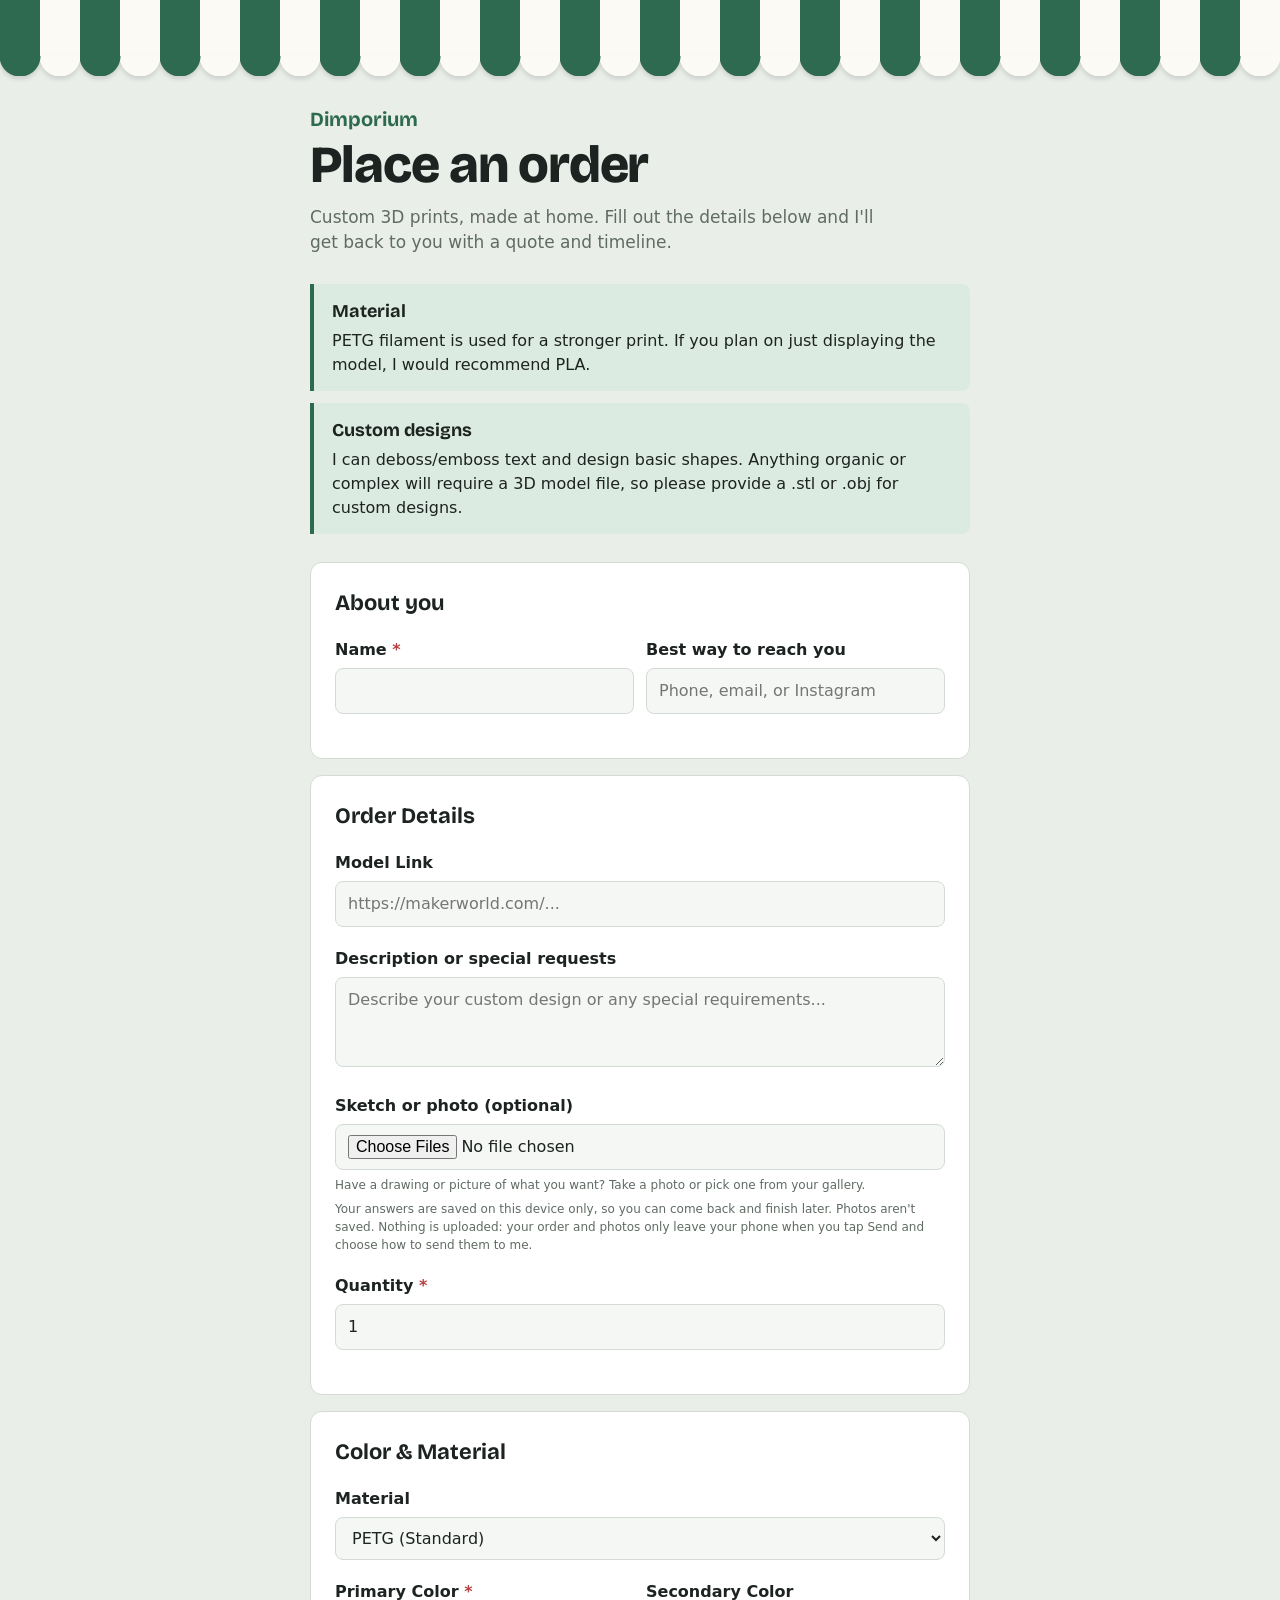
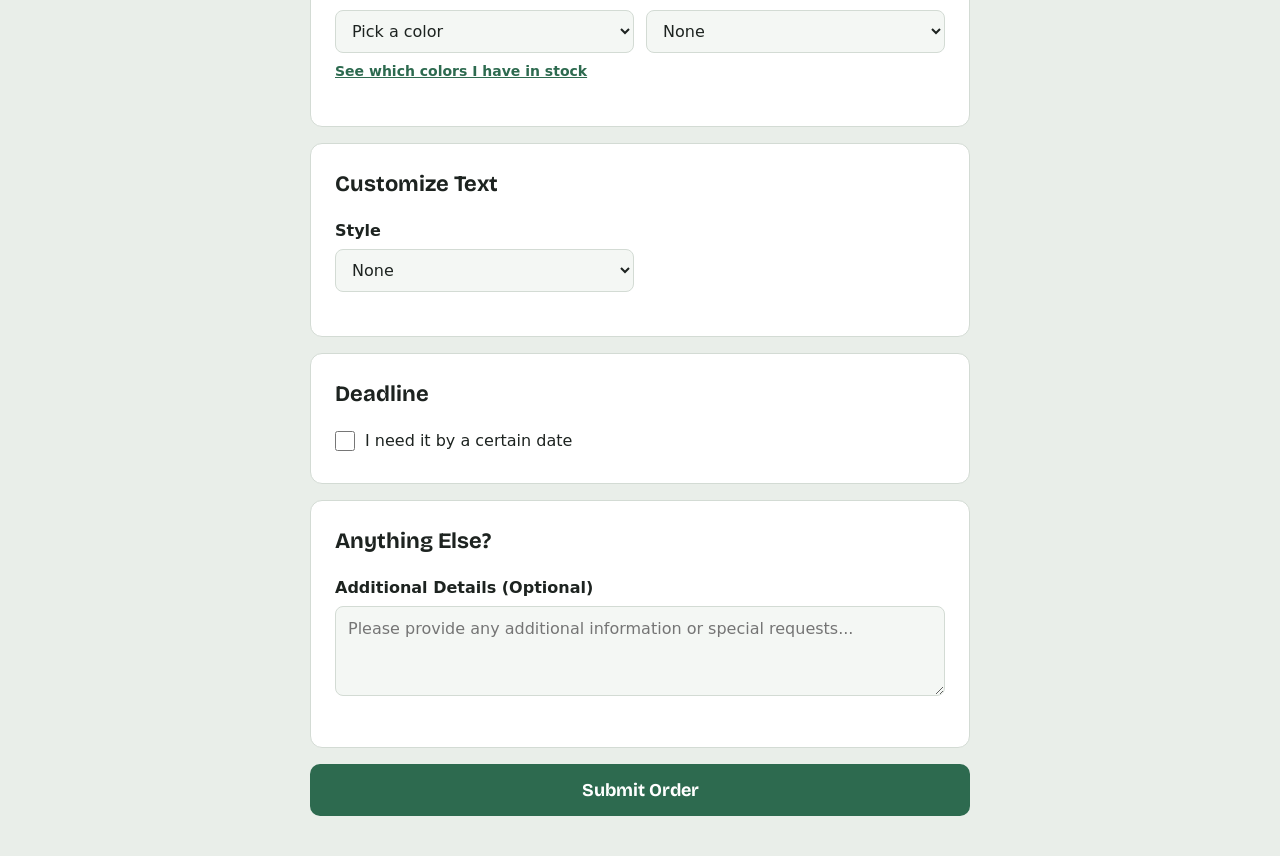
<file: index.html>
<!DOCTYPE html>
<html lang="en">

<head>
    <meta charset="UTF-8">
    <meta name="viewport" content="width=device-width, initial-scale=1.0">
    <title>Place an order | Dimporium</title>
    <meta name="description" content="Custom 3D prints, made at home. Place your order online.">
    <meta name="theme-color" content="#2d6a4f">
    <link rel="icon" href="favicon.svg" type="image/svg+xml">
    <link rel="apple-touch-icon" href="apple-touch-icon.png">

    <meta property="og:type" content="website">
    <meta property="og:title" content="Dimporium: custom 3D prints">
    <meta property="og:description" content="Made at home. Place your order online.">
    <meta property="og:image" content="https://louisdimaano.github.io/order-form/preview.png">
    <meta property="og:url" content="https://louisdimaano.github.io/order-form/">
    <meta name="twitter:card" content="summary_large_image">

    <link rel="preconnect" href="https://fonts.googleapis.com">
    <link rel="preconnect" href="https://fonts.gstatic.com" crossorigin>
    <link
        href="https://fonts.googleapis.com/css2?family=Bricolage+Grotesque:opsz,wght@12..96,700;12..96,800&display=swap"
        rel="stylesheet">
    <link rel="stylesheet" href="style.css">
</head>


<body>
    <div class="awning" aria-hidden="true"></div>
    <div class="container">
        <header>
            <p class="brand-name">Dimporium</p>
            <h1>Place an order</h1>
            <p class="subtitle">Custom 3D prints, made at home. Fill out the details below and I'll get back to you with
                a quote and timeline.</p>
        </header>




        <div class="notice">
            <h2>Material</h2>
            <p>PETG filament is used for a stronger print. If you plan on just displaying the model, I would
                recommend
                PLA.</p>
        </div>

        <div class="notice">
            <h2>Custom designs</h2>
            <p>I can deboss/emboss text and design basic shapes. Anything organic or complex will require a 3D model
                file, so please provide a .stl or .obj for custom designs.</p>
        </div>

        <form id="orderForm">
            <div class="card">
                <h2>About you</h2>
                <div class="row">
                    <div class="field">
                        <label for="customerName">Name <span class="req">*</span></label>
                        <input type="text" id="customerName" name="customerName" autocomplete="name" required>
                    </div>
                    <div class="field">
                        <label for="contact">Best way to reach you</label>
                        <input type="text" id="contact" name="contact" placeholder="Phone, email, or Instagram">
                    </div>
                </div>
            </div>

            <div class="card">
                <h2>Order Details</h2>

                <div class="field">
                    <label for="modelLink">Model Link</label>
                    <input type="url" id="modelLink" name="modelLink" placeholder="https://makerworld.com/...">
                </div>

                <div class="field">
                    <label for="description">Description or special requests</label>
                    <textarea id="description" name="description"
                        placeholder="Describe your custom design or any special requirements..."></textarea>
                </div>

                <div class="field">
                    <label for="sketch">Sketch or photo (optional)</label>
                    <input type="file" id="sketch" name="sketch" accept="image/*" multiple>
                    <div id="sketchPreview" class="thumbs"></div>
                    <p class="field-note">Have a drawing or picture of what you want? Take a photo or pick one from your
                        gallery.</p>
                    <p class="field-note">Your answers are saved on this device only, so you can come back and finish
                        later. Photos aren't saved. Nothing is uploaded: your order and photos only leave your phone
                        when you tap Send and choose how to send them to me.</p>
                </div>

                <div class="field">
                    <label for="quantity">Quantity <span class="req">*</span></label>
                    <input type="number" id="quantity" name="quantity" min="1" step="1" value="1" required>

                </div>
            </div>
            <div class="card">
                <h2>Color &amp; Material</h2>
                <div class="field">
                    <label for="material">Material</label>
                    <select id="material" name="material">
                        <option value="PETG">PETG (Standard)</option>
                        <option value="PLA">PLA (Display Pieces)</option>
                        <option value="Other">Other (Specify in Description)</option>
                    </select>
                </div>

                <div class="row">
                    <div class="field">
                        <label for="primaryColor">Primary Color <span class="req">*</span></label>
                        <select id="primaryColor" name="primaryColor" required></select>
                    </div>
                    <div class="field">
                        <label for="secondaryColor">Secondary Color</label>
                        <select id="secondaryColor" name="secondaryColor"></select>
                    </div>
                </div>
                <p class="field-note"><a href="colors.html" target="_blank">See which colors I have in stock</a></p>
            </div>
            <div class="card">
                <h2>Customize Text</h2>

                <div class="row">
                    <div class="field">
                        <label for="textStyle">Style</label>
                        <select id="textStyle" name="textStyle">
                            <option value="none">None</option>
                            <option value="emboss">Emboss</option>
                            <option value="deboss">Deboss</option>
                        </select>
                    </div>

                    <div class="field">
                        <label for="Placement">Placement</label>
                        <input type="text" id="Placement" name="Placement" placeholder="e.g. Top Face of the Base">
                    </div>
                </div>

                <div class="field">
                    <label for="embossText">Emboss/Deboss Text</label>
                    <textarea id="embossText" name="embossText" placeholder="Enter text"></textarea>
                </div>
            </div>

            <div class="card">
                <h2>Deadline</h2>
                <label class="checkbox"><input type="checkbox" id="hasDeadline"> I need it by a certain date</label>
                <div class="field" hidden>
                    <label for="deadline">Needed by</label>
                    <input type="date" id="deadline" name="deadline">
                </div>
            </div>

            <div class="card">
                <h2>Anything Else?</h2>
                <div class="field">
                    <label for="otherNotes">Additional Details (Optional)</label>
                    <textarea id="otherNotes" name="otherNotes"
                        placeholder="Please provide any additional information or special requests..."></textarea>
                </div>
            </div>


            <button type="submit">Submit Order</button>
        </form>
        <div id="successScreen" class="success" hidden>
            <h2>Your order summary is ready</h2>
            <p>Tap <strong>Send Order</strong>, choose your email app, and send it to <strong>
                    dimporium3d@gmail.com</strong></p>
            <div class="ticket-wrap">
                <div class="ticket">
                    <p class="ticket-brand">Dimporium</p>
                    <p class="ticket-date" id="ticketDate"></p>
                    <pre id="summaryText"></pre>
                </div>
            </div>
            <button type="button" id="sendBtn">Send Order</button>
            <button type="button" id="copyBtn" class="btn-secondary">Copy Summary</button>
            <button type="button" id="resetBtn" class="btn-secondary">Start a new order</button>
        </div>
    </div>
    <script src="script.js"></script>
</body>

</html>
</file>
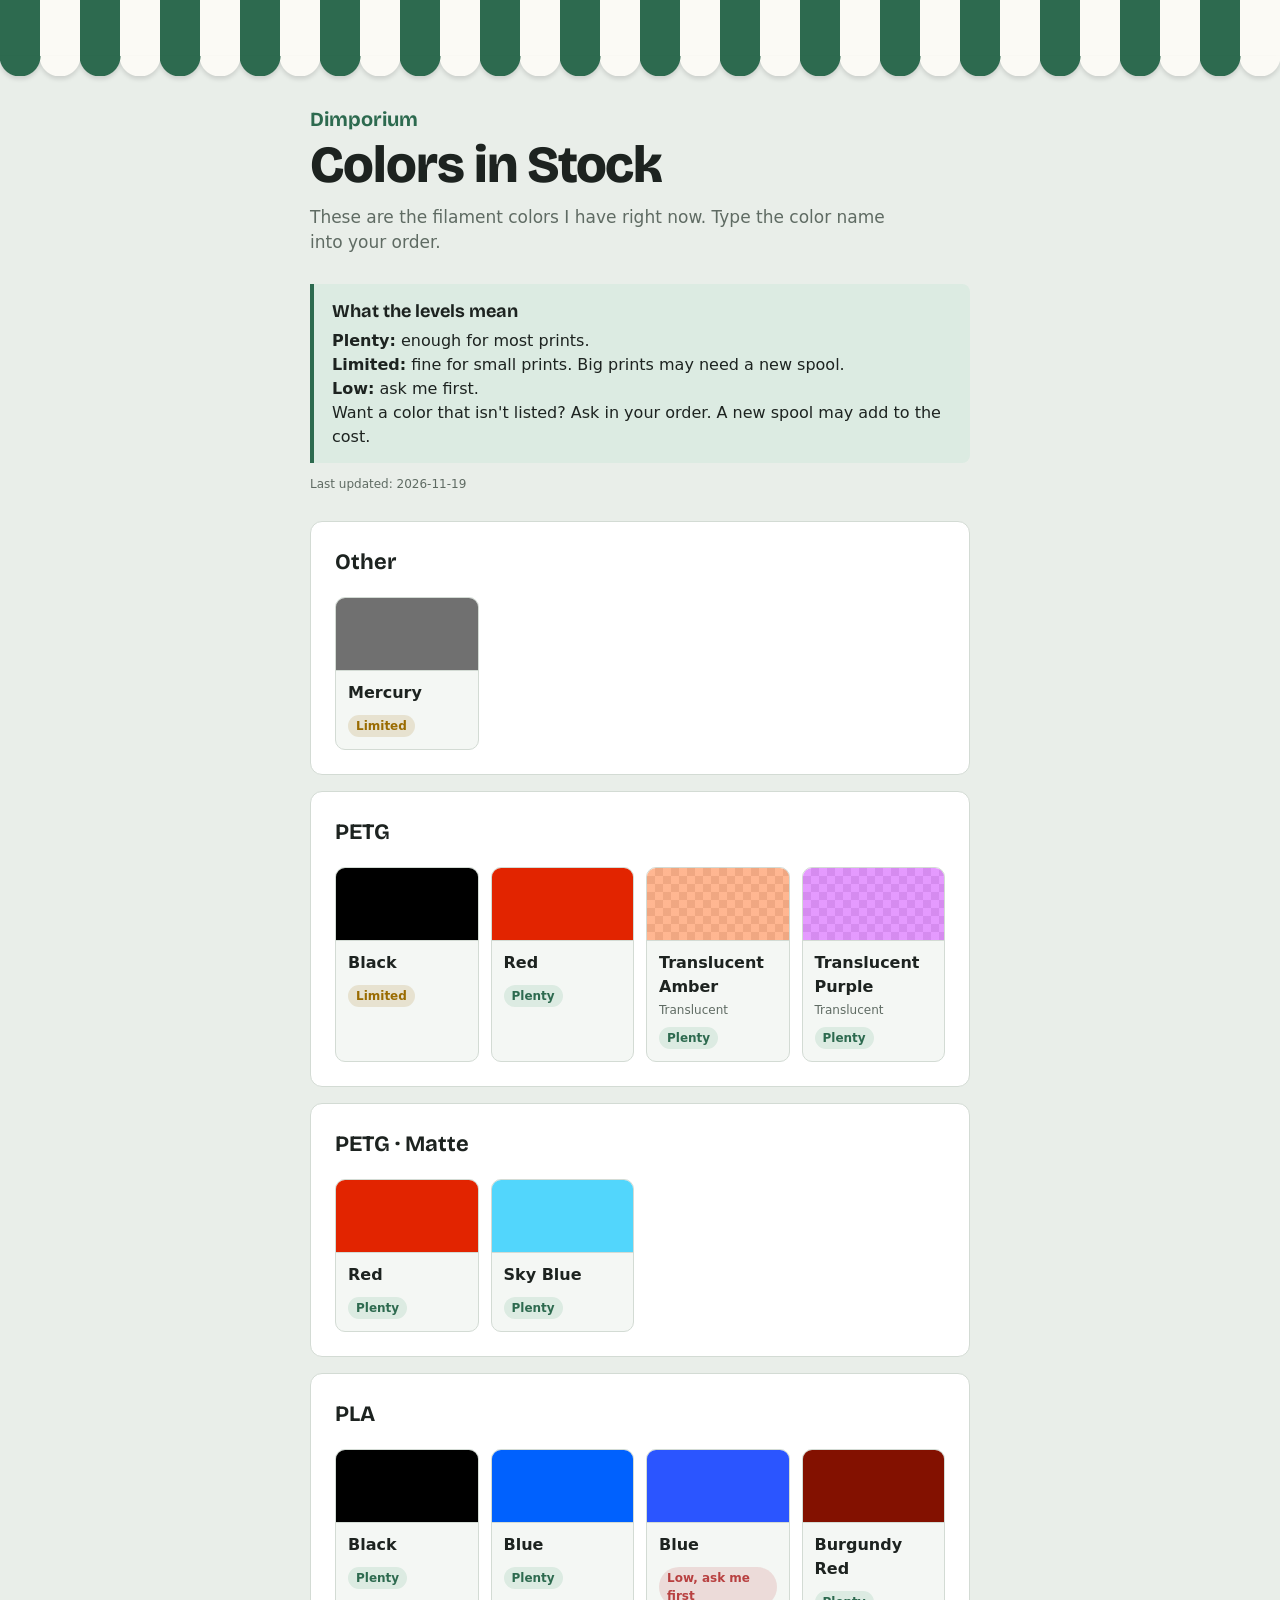
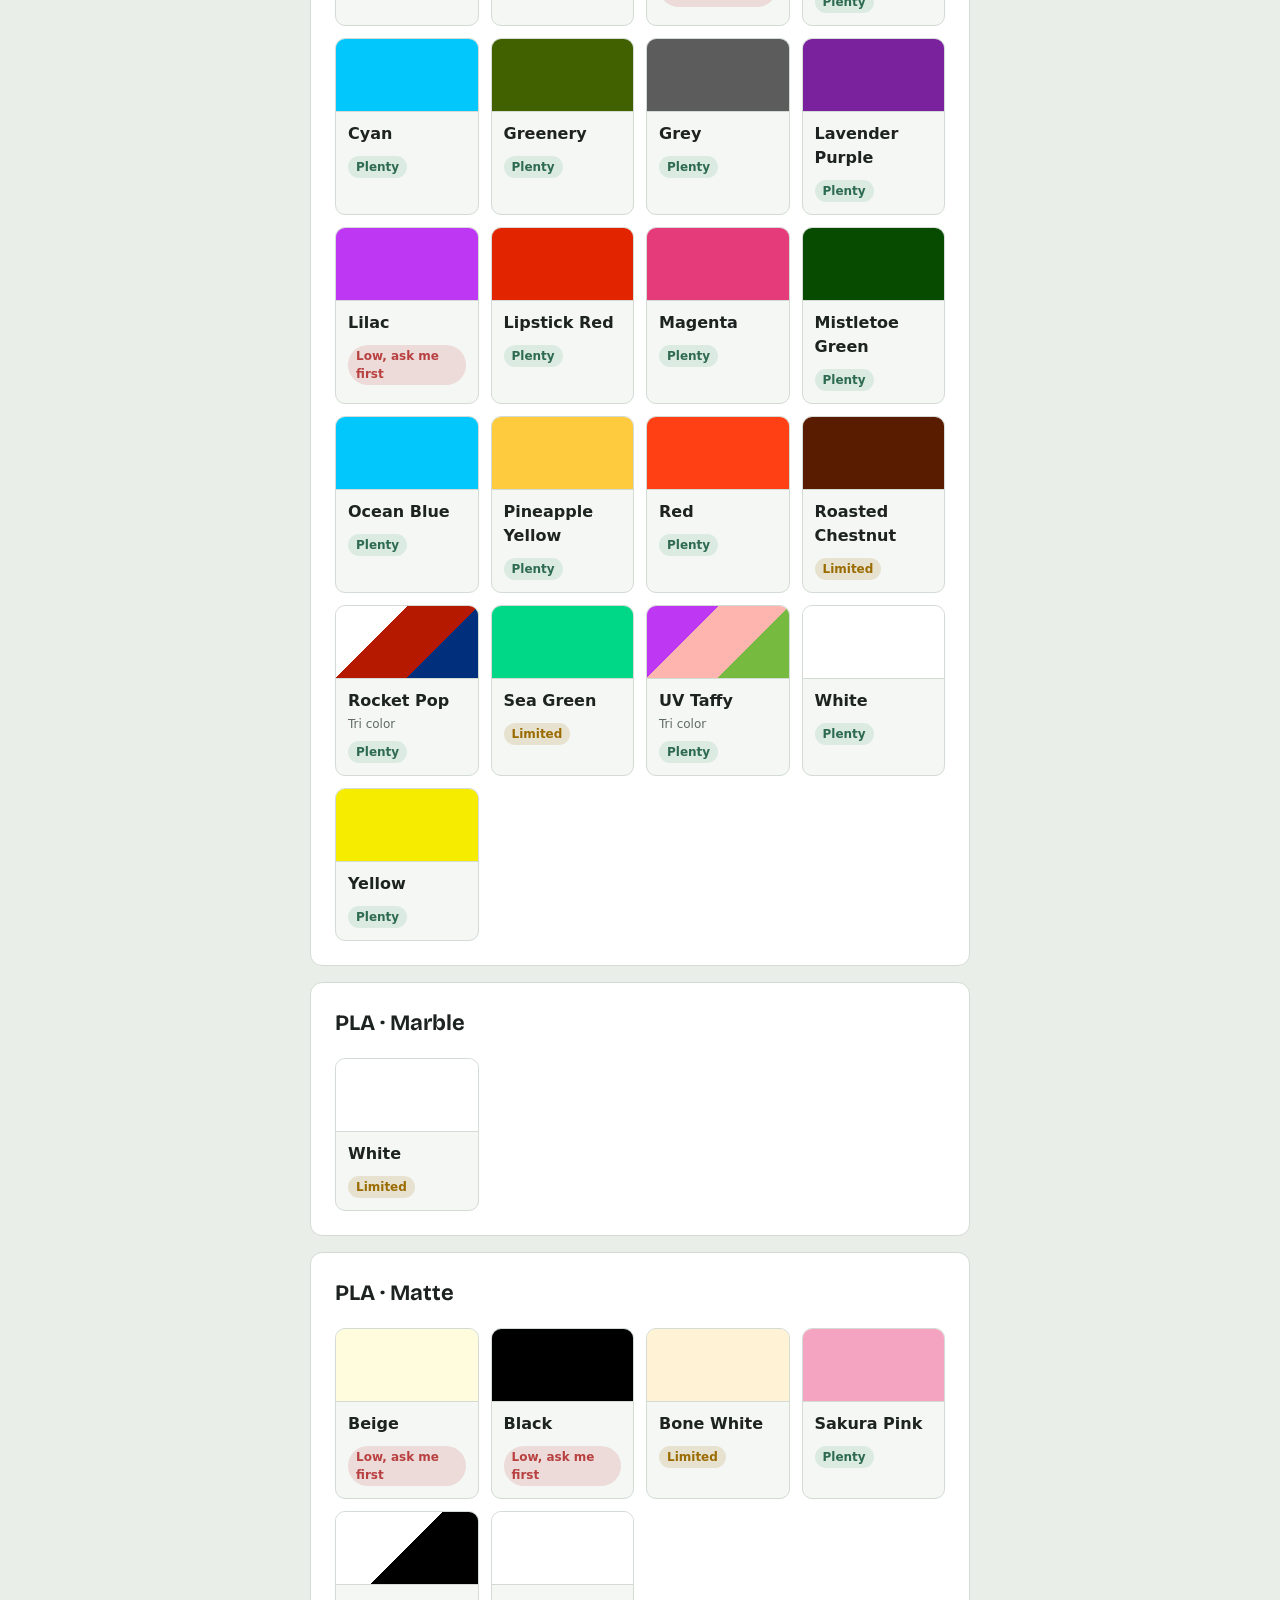
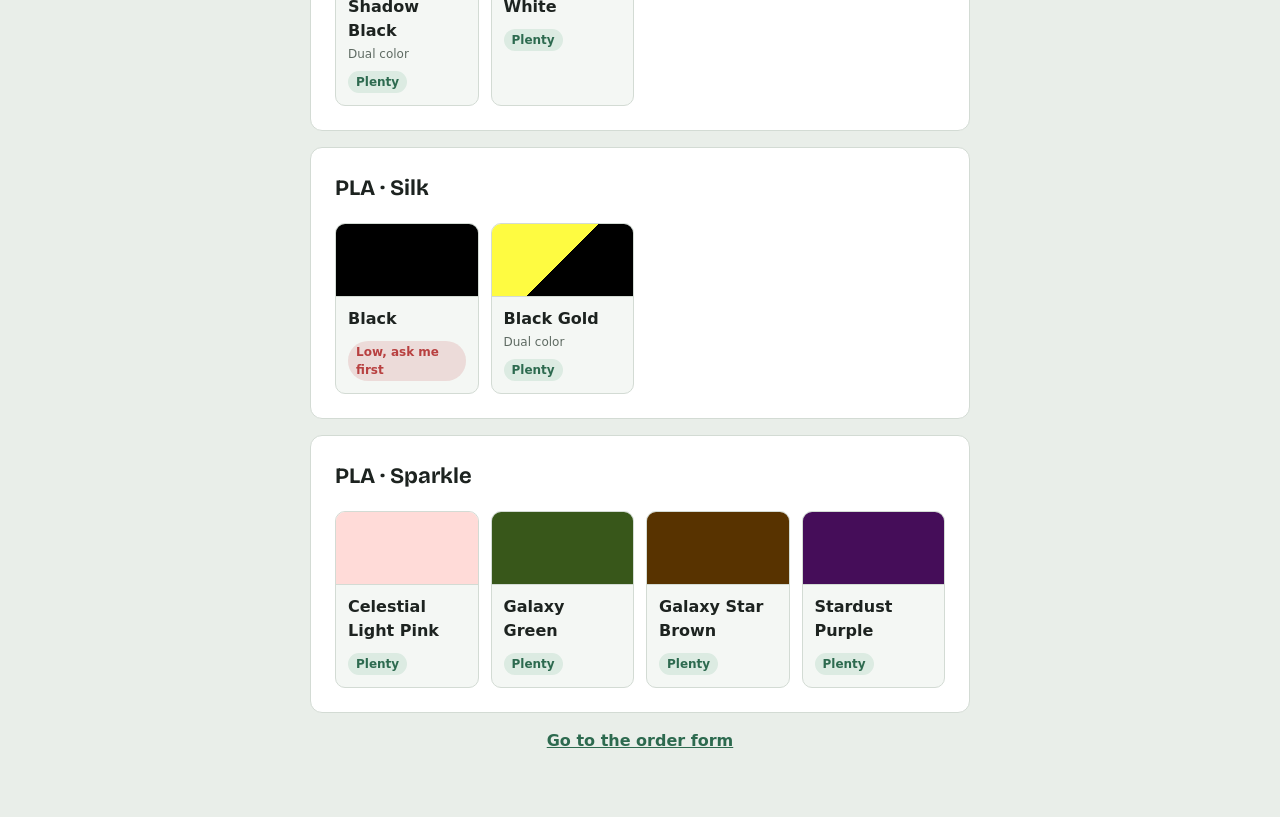
<file: colors.html>
<!DOCTYPE html>
<html lang="en">

<head>
    <meta charset="UTF-8">
    <meta name="viewport" content="width=device-width, initial-scale=1.0">
    <title>Colors in stock | Dimporium</title>
    <meta name="theme-color" content="#2d6a4f">
    <link rel="icon" href="favicon.svg" type="image/svg+xml">
    <link rel="apple-touch-icon" href="apple-touch-icon.png">
    <link rel="preconnect" href="https://fonts.googleapis.com">
    <link rel="preconnect" href="https://fonts.gstatic.com" crossorigin>
    <link
        href="https://fonts.googleapis.com/css2?family=Bricolage+Grotesque:opsz,wght@12..96,700;12..96,800&display=swap"
        rel="stylesheet">
    <link rel="stylesheet" href="style.css">
</head>

<body>
    <div class="awning" aria-hidden="true"></div>
    <div class="container">
        <header>
            <p class="brand-name">Dimporium</p>
            <h1>Colors in Stock</h1>
            <p class="subtitle">These are the filament colors I have right now. Type the color name into your order.
            </p>
        </header>

        <div class="notice">
            <h2>What the levels mean</h2>
            <p><strong>Plenty:</strong> enough for most prints.<br>
                <strong>Limited:</strong> fine for small prints. Big prints may need a new spool.<br>
                <strong>Low:</strong> ask me first.
            </p>
            <p>Want a color that isn't listed? Ask in your order. A new spool may add to the cost.</p>
        </div>

        <p id="updated" class="field-note"></p>
        <div id="colorList"></div>

        <a class="back-link" href="index.html">Go to the order form</a>
    </div>
    <script src="colors.js"></script>
</body>

</html>
</file>
<file: style.css>
:root {
    --bg: #e9eee9;
    --surface: #ffffff;
    --field: #f4f7f4;
    --border: #d3dbd4;
    --text: #1d2320;
    --muted: #5f6b63;
    --accent: #2d6a4f;
    --accent-light: #dcebe2;
    --awning: #2d6a4f;
    --awning-light: #fbfaf5;
    --danger: #b84040;
    --warning: #9a6b00;
    --heading-font: "Bricolage Grotesque", system-ui, sans-serif;
    color-scheme: light dark;
}

@media (prefers-color-scheme: dark) {
    :root {
        --bg: #171b19;
        --surface: #202623;
        --field: #1a1f1c;
        --border: #313a35;
        --text: #e6ebe7;
        --muted: #93a098;
        --accent: #5fae86;
        --accent-light: #1f3328;
        --awning: #2d6a4f;
        --awning-light: #d9ddd6;
        --danger: #e06060;
        --warning: #e0b040;
    }
}

body {
    font-family: system-ui, sans-serif;
    line-height: 1.5;
    background: var(--bg);
    color: var(--text);
    margin: 0;
}

/* The shop awning from the Dimporium logo */
.awning {
    position: relative;
    height: 56px;
    background: repeating-linear-gradient(90deg,
            var(--awning) 0 40px,
            var(--awning-light) 40px 80px);
    transform-origin: top;
    animation: unroll 0.7s ease-out;
}

.awning::after {
    content: "";
    position: absolute;
    top: 100%;
    left: 0;
    right: 0;
    height: 20px;
    background:
        radial-gradient(circle at 20px 0, var(--awning) 20px, transparent 21px) 0 0 / 80px 20px repeat-x,
        radial-gradient(circle at 60px 0, var(--awning-light) 20px, transparent 21px) 0 0 / 80px 20px repeat-x;
    filter: drop-shadow(0 3px 2px rgb(0 0 0 / 0.12));
}

@keyframes unroll {
    from {
        transform: scaleY(0);
    }

    to {
        transform: scaleY(1);
    }
}

@media (prefers-reduced-motion: reduce) {
    .awning {
        animation: none;
    }
}

.container {
    max-width: 660px;
    margin: 0 auto;
    padding: 48px 16px 40px;
}

header {
    margin-bottom: 28px;
}

.brand-name {
    font-family: var(--heading-font);
    font-weight: 700;
    font-size: 20px;
    color: var(--accent);
    margin: 0;
}

h1 {
    font-family: var(--heading-font);
    font-weight: 800;
    font-size: clamp(36px, 9vw, 52px);
    line-height: 1.05;
    letter-spacing: -0.02em;
    margin: 4px 0 12px;
}

.subtitle {
    font-size: 17px;
    color: var(--muted);
    margin: 0;
    max-width: 34em;
}

.card {
    background: var(--surface);
    border: 1px solid var(--border);
    border-radius: 12px;
    padding: 24px;
    margin-bottom: 16px;
}

.card h2 {
    font-family: var(--heading-font);
    font-weight: 700;
    font-size: 22px;
    margin: 0 0 18px;
}

.notice {
    background: var(--accent-light);
    border-left: 4px solid var(--accent);
    border-radius: 0 8px 8px 0;
    padding: 14px 18px;
    margin-bottom: 12px;
}

.notice h2 {
    font-family: var(--heading-font);
    font-size: 18px;
    margin: 0 0 4px;
}

.notice p {
    margin: 0;
}

form,
#colorList {
    margin-top: 28px;
}

.field {
    margin-bottom: 20px;
}

label {
    display: block;
    font-weight: 600;
    margin-bottom: 6px;
}

input,
select,
textarea {
    width: 100%;
    font: inherit;
    padding: 10px 12px;
    border: 1px solid var(--border);
    border-radius: 8px;
    background: var(--field);
    color: var(--text);
    box-sizing: border-box;
}

textarea {
    min-height: 90px;
    resize: vertical;
}

input:focus,
select:focus,
textarea:focus {
    outline: none;
    border-color: var(--accent);
    box-shadow: 0 0 0 3px color-mix(in srgb, var(--accent) 25%, transparent);
}

button {
    width: 100%;
    background: var(--accent);
    color: #ffffff;
    border: none;
    border-radius: 10px;
    padding: 15px;
    font-family: var(--heading-font);
    font-size: 18px;
    font-weight: 700;
    cursor: pointer;
}

button:hover {
    opacity: 0.9;
}

button:focus-visible,
a:focus-visible {
    outline: 3px solid var(--accent);
    outline-offset: 3px;
}

.btn-secondary {
    background: none;
    color: var(--text);
    border: 1px solid var(--border);
    font-family: inherit;
    font-size: 16px;
    font-weight: 600;
    margin-top: 12px;
}

.row {
    display: grid;
    grid-template-columns: 1fr 1fr;
    gap: 12px;
}

@media (max-width: 480px) {
    .row {
        grid-template-columns: 1fr;
    }
}

.req {
    color: var(--danger);
}

.field-note {
    font-size: 12px;
    color: var(--muted);
    margin: 6px 0 0;
}

.field-note a {
    color: var(--accent);
}

.row+.field-note {
    margin: -12px 0 20px;
    font-size: 14px;
    font-weight: 600;
}

.success {
    text-align: center;
    background: var(--surface);
    border: 1px solid var(--border);
    border-radius: 12px;
    padding: 24px;
    margin-top: 28px;
}

.success h2 {
    font-family: var(--heading-font);
    margin-top: 0;
}

.success pre {
    text-align: left;
    background: var(--field);
    border: 1px solid var(--border);
    border-radius: 8px;
    padding: 16px;
    font-size: 13px;
    white-space: pre-wrap;
}

/* Colors in stock page */
.color-grid {
    display: grid;
    grid-template-columns: repeat(auto-fill, minmax(140px, 1fr));
    gap: 12px;
}

.color-item {
    border: 1px solid var(--border);
    border-radius: 10px;
    overflow: hidden;
    background: var(--field);
}

.color-chip {
    height: 72px;
    border-bottom: 1px solid var(--border);
}

.color-name {
    font-weight: 600;
    margin: 10px 12px 2px;
}

.color-details {
    font-size: 12px;
    color: var(--muted);
    margin: 0 12px;
}

.level {
    display: inline-block;
    margin: 8px 12px 12px;
    padding: 2px 8px;
    border-radius: 999px;
    font-size: 12px;
    font-weight: 600;
}

.level-plenty {
    background: var(--accent-light);
    color: var(--accent);
}

.level-limited {
    background: color-mix(in srgb, var(--warning) 15%, transparent);
    color: var(--warning);
}

.level-low {
    background: color-mix(in srgb, var(--danger) 15%, transparent);
    color: var(--danger);
}

#updated {
    margin-bottom: 8px;
}

.back-link {
    display: block;
    text-align: center;
    color: var(--accent);
    font-weight: 600;
    margin: 8px 0 24px;
}

.checkbox {
    display: flex;
    align-items: center;
    gap: 10px;
    font-weight: 500;
    cursor: pointer;
}

.checkbox input {
    width: 20px;
    height: 20px;
    margin: 0;
    accent-color: var(--accent);
}

.checkbox+.field {
    margin: 16px 0 0;
}

.thumbs {
    display: flex;
    flex-wrap: wrap;
    gap: 8px;
    margin-top: 10px;
}

.thumbs:empty {
    display: none;
}

.thumbs img {
    width: 72px;
    height: 72px;
    object-fit: cover;
    border-radius: 8px;
    border: 1px solid var(--border);
}

.ticket-wrap {
    max-width: 360px;
    margin: 20px auto;
    filter: drop-shadow(0 2px 4px rgb(0 0 0 / 0.18));
}

.ticket {
    padding: 22px 22px 30px;
    background: #fffdf7;
    color: #1d2320;
    text-align: left;
    mask:
        radial-gradient(circle at 50% 100%, transparent 6px, #000 6.5px) bottom / 16px 8px repeat-x,
        linear-gradient(#000 0 0) top / 100% calc(100% - 7px) no-repeat;
    animation: print-out 0.6s ease-out;
}

@keyframes print-out {
    from {
        clip-path: inset(0 0 100% 0);
        transform: translateY(-16px);
    }

    to {
        clip-path: inset(0 0 0 0);
        transform: none;
    }
}

@media (prefers-reduced-motion: reduce) {
    .ticket {
        animation: none;
    }
}

.ticket-brand {
    font-family: var(--heading-font);
    font-weight: 800;
    font-size: 26px;
    text-align: center;
    color: #2d6a4f;
    margin: 0;
}

.ticket-date {
    text-align: center;
    font-size: 13px;
    color: #5f6b63;
    margin: 2px 0 14px;
    padding-bottom: 14px;
    border-bottom: 2px dashed #c9d1ca;
}

.success .ticket pre {
    background: #fffdf7;
    border: none;
    padding: 0;
    margin: 0;
    font-size: 14px;
    line-height: 1.7;
}
</file>
